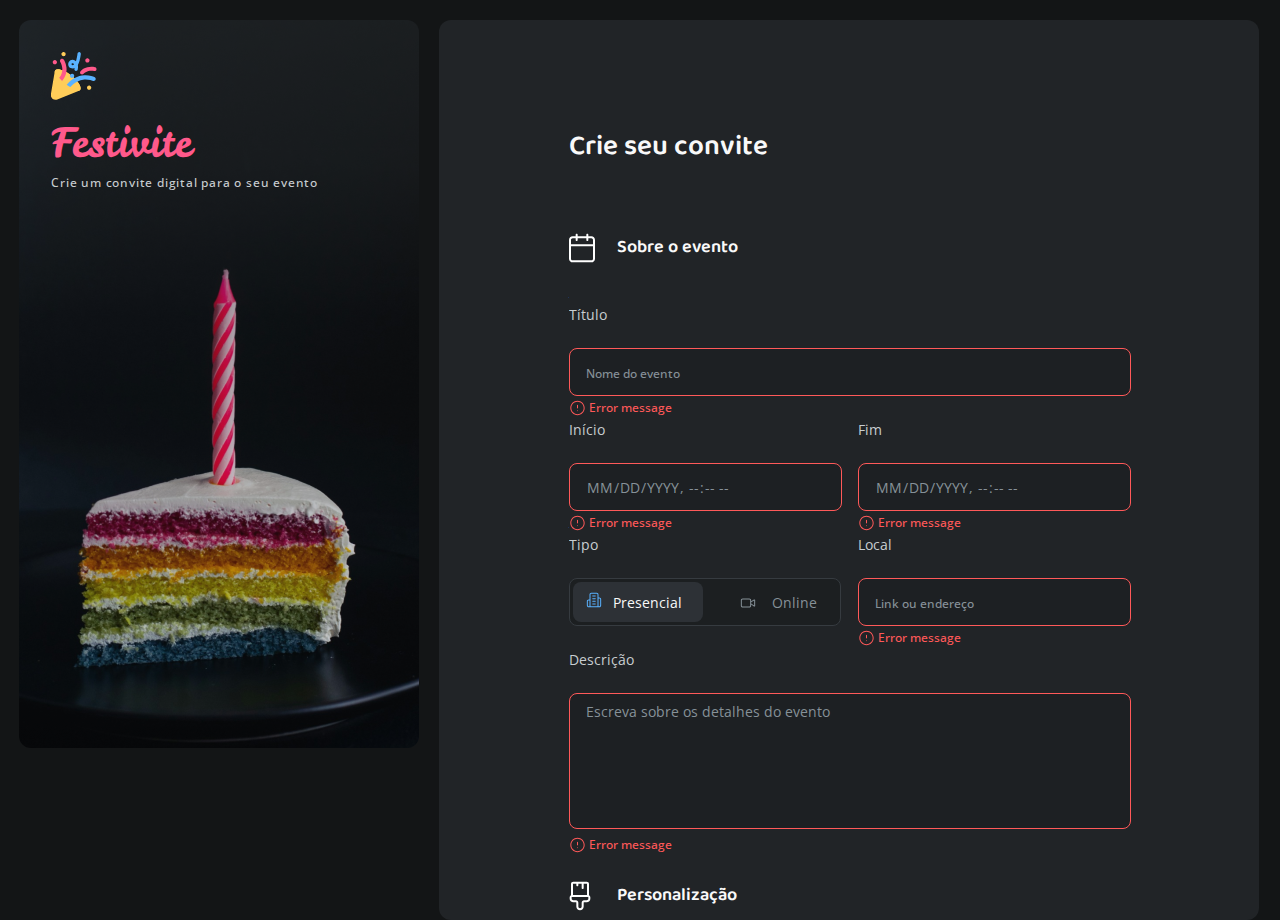
<file: index.html>
<!DOCTYPE html>
<html lang="en">
  <head>
    <link rel="preconnect" href="https://fonts.googleapis.com" />
    <link rel="preconnect" href="https://fonts.gstatic.com" crossorigin />

    <meta charset="UTF-8" />
    <meta name="viewport" content="width=device-width, initial-scale=1.0" />
    <link
      href="https://fonts.googleapis.com/css2?family=Baloo+2:wght@400..800&family=Leckerli+One&family=Open+Sans:ital,wght@0,300..800;1,300..800&display=swap"
      rel="stylesheet"
    />
    <link rel="stylesheet" href="./style/index.css" />
    <title>Project-03 Formulário de convite</title>
  </head>
  <body>
    <div id="app">
      <aside>
        <div class="aside-container">
          <div class="title">
            <div class="logo-image"></div>

            <h1>Festivite</h1>
            <p>Crie um convite digital para o seu evento</p>
          </div>
        </div>
      </aside>

      <main>
        <div class="main-container">
          <h2>Crie seu convite</h2>

          <form method="post" enctype="multipart/form-data">
            <fieldset class="section-event">
              <div class="heading">
                <div class="icon-heading">
                  <span>
                    <img
                      src="./assets/icon/Calendar.svg"
                      alt="Icone de calendário"
                    />
                  </span>
                  <span class="aboult">Sobre o evento</span>
                </div>
              </div>

              <div class="labels">
                <label for="title">Título</label>
              </div>

              <div class="input-title-wrapper" data-error="Error message">
                <input
                  class="input-title"
                  type="text"
                  id="title"
                  name="title"
                  placeholder="Nome do evento"
                  required
                />
              </div>
            </fieldset>

            <fieldset class="section-invite">
              <div class="invite-wrapper">
                <div class="labels">
                  <label for="start">Início</label>
                  <label for="end">Fim</label>
                </div>

                <div class="date-invite">
                  <div class="start" data-error="Error message">
                    <input type="datetime-local" id="start" required />
                  </div>

                  <div class="end" data-error="Error message">
                    <input type="datetime-local" id="end" required />
                  </div>
                </div>
              </div>
            </fieldset>

            <fieldset class="section-location">
              <div class="labels">
                <label class="lb-type" for="test-3">Tipo</label>
                <label class="lb-local" for="location">Local</label>
              </div>
              <div class="info-location">
                <div class="segmented-control">
                  <div class="box">
                    <input
                      type="radio"
                      id="test-3"
                      name="radio"
                      class="input-1 hover"
                      checked
                    />

                    <input
                      type="radio"
                      id="test-4"
                      name="radio"
                      class="input-2 hover"
                    />
                  </div>
                </div>

                <div class="text-input">
                  <div class="text" data-error="Error message">
                    <input
                      class="input-local"
                      type="text"
                      id="location"
                      name="location"
                      placeholder="Link ou endereço"
                      required
                    />
                  </div>
                </div>
              </div>
            </fieldset>

            <fieldset class="section-descriptiom">
              <div class="labels">
                <label for="description">Descrição</label>
              </div>
              <div class="droparea" data-error="Error message">
                <textarea
                  name="description"
                  id="description"
                  rows="10"
                  cols="57"
                  placeholder="Escreva sobre os detalhes do evento"
                  required
                ></textarea>
              </div>
            </fieldset>

            <fieldset class="section-person">
              <div class="heading">
                <div class="icon-heading">
                  <span>
                    <img
                      src="./assets/icon/Paintbrush-vertical.svg"
                      alt="Icone de calendário"
                    />
                  </span>
                  <span class="aboult">Personalização</span>
                </div>
              </div>
              <div class="labels">
                <label>Cor principal</label>
              </div>
              <div class="item-circles">
                <input class="check-color" type="radio" name="circle" />
                <input class="check-color" type="radio" name="circle" />
                <input class="check-color" type="radio" name="circle" />
                <input class="check-color" type="radio" name="circle" />
                <input class="check-color" type="radio" name="circle" />
                <input class="check-color" type="radio" name="circle" />
                <input class="check-color" type="radio" name="circle" />
                <input class="check-color" type="radio" name="circle" />
                <input class="check-color" type="radio" name="circle" />
                <input class="check-color" type="radio" name="circle" />
                <input class="check-color" type="radio" name="circle" />
              </div>
              <div class="labels">
                <label>Tema do evento</label>
              </div>
              <div class="event-theme">
                <div class="card">
                  <input class="input-card" type="radio" name="card" />
                  <span></span>
                  <p>Aniversário</p>
                </div>
                <div class="card">
                  <input class="input-card" type="radio" name="card" />
                  <span></span>
                  <p>Infantil</p>
                </div>
                <div class="card">
                  <input class="input-card" type="radio" name="card" />
                  <span></span>
                  <p>Formatura</p>
                </div>
                <div class="card">
                  <input class="input-card" type="radio" name="card" />
                  <span></span>
                  <p>Casamento</p>
                </div>
                <div class="card">
                  <input class="input-card" type="radio" name="card" />
                  <span></span>
                  <p>Chá de Bebê</p>
                </div>
                <div class="card">
                  <input class="input-card" type="radio" name="card" />
                  <span></span>
                  <p>Chá de panela</p>
                </div>
                <div class="card">
                  <input class="input-card" type="radio" name="card" />
                  <span></span>
                  <p>Carnaval</p>
                </div>
                <div class="card">
                  <input class="input-card" type="radio" name="card" />
                  <span></span>
                  <p>Páscoa</p>
                </div>
                <div class="card">
                  <input class="input-card" type="radio" name="card" />
                  <span></span>
                  <p>São João</p>
                </div>
                <div class="card">
                  <input class="input-card" type="radio" name="card" />
                  <span></span>
                  <p>Halloween</p>
                </div>
                <div class="card">
                  <input class="input-card" type="radio" name="card" />
                  <span></span>
                  <p>Natal</p>
                </div>
                <div class="card">
                  <input class="input-card" type="radio" name="card" />
                  <span></span>
                  <p>Outors</p>
                </div>
              </div>
              <div class="update-video">
                <div class="style">
                  <label for="style">Estilo</label>
                  <div class="toogle-wrapper">
                    <input
                      type="checkbox"
                      name="toogle"
                      id="style"
                      class="toogle"
                    />
                    <span class="totality"></span>
                  </div>
                </div>

                <div class="upadete">
                  <label for="photo">Foto de capa</label>
                  <div
                    class="input-wrapper-button"
                    data-error="Error message"
                  ></div>
                  <span class="icon-upload"></span>
                  <span class="text-upload"></span>
                  <input
                    class="photo"
                    type="file"
                    name="file"
                    id="photo"
                    required
                  />
                </div>
              </div>
            </fieldset>

            <fieldset class="contact-data">
              <div class="contact">
                <div class="heading">
                  <div class="icon-heading">
                    <span>
                      <img
                        src="./assets/icon/Contact.svg"
                        alt="Icone de calendário"
                      />
                    </span>
                    <span class="aboult">Dados para contato</span>
                  </div>
                </div>
                <div class="input-name-wrapper">
                  <div class="labels">
                    <label for="name">Nome</label>
                  </div>
                  <div class="contact-name-wrapper" data-error="Error message">
                    <input
                      type="text"
                      id="name"
                      placeholder="Nome completo"
                      class="input-name"
                      required
                    />
                  </div>
                </div>

                <div class="labels">
                  <label for="email">E-mail</label>
                  <label for="phone">Telefone</label>
                </div>

                <div class="contact-data-wrapper">
                  <div class="email" data-error="Error message">
                    <input
                      type="email"
                      id="email"
                      placeholder="exemplo@email.com"
                      class="input-email"
                      required
                    />
                  </div>

                  <div class="phone" data-error="Error message">
                    <input
                      type="tel"
                      id="phone"
                      placeholder="(99) 99999-9999"
                      class="input-fone"
                      required
                    />
                  </div>
                </div>
                <div class="bottom-border"></div>
              </div>
            </fieldset>

            <fieldset class="footer">
              <div class="terms-and-policies">
                <div class="check-point">
                  <input type="checkbox" name="terms" id="terms" checked />
                  <label for="terms"
                    >Li e concordo com os <strong>Termos e Condições</strong> e
                    com a <strong>Política de Privacidade</strong></label
                  >
                </div>

                <div class="check-point">
                  <input
                    type="checkbox"
                    name="accepter-email"
                    id="accepter-email"
                  />
                  <label for="accepter-email"
                    >Aceito receber atualizações e promoções por e-mail</label
                  >
                </div>

                <div class="check-point">
                  <input
                    type="checkbox"
                    name="accepted-updates"
                    id="accepted-updates"
                  />
                  <label for="accepted-updates"
                    >Aceito receber atualizações e promoções por SMS</label
                  >
                </div>
                <div class="btn-wrapper">
                  <button type="submit" class="btn-submit">
                    <img src="./assets/icon/Ticket.svg" alt="" />
                    Gerar convite
                  </button>
                </div>
              </div>
            </fieldset>
          </form>
          <br />
          <br />
          <br />
          <br />
          <br />
          <br />
        </div>
      </main>
    </div>
  </body>
</html>
</file>
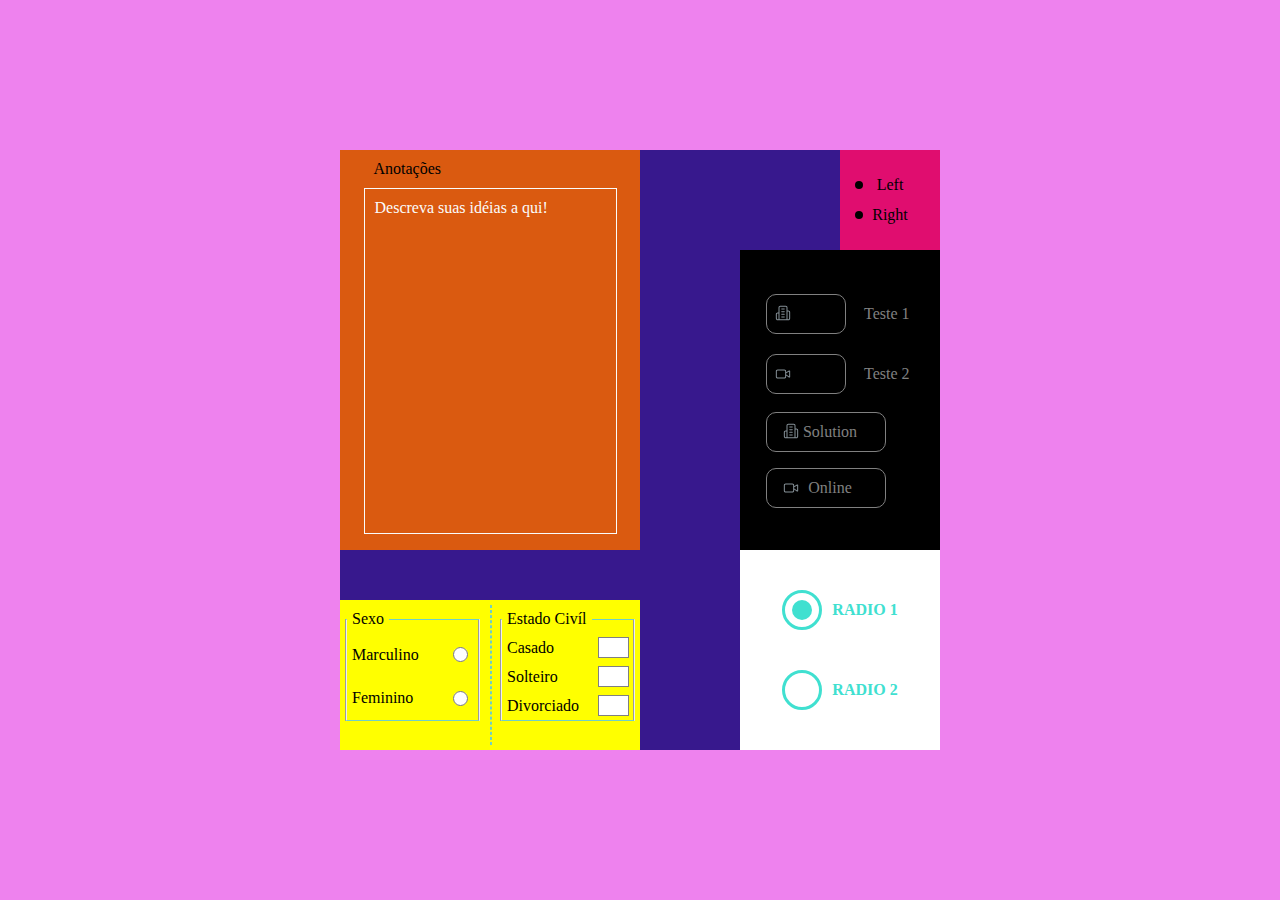
<file: index-2.html>
<!DOCTYPE html>
<html lang="en">
  <head>
    <meta charset="UTF-8" />
    <meta name="viewport" content="width=device-width, initial-scale=1.0" />
    <link rel="stylesheet" href="style.css" />
    <title>Teste</title>
  </head>
  <body>
    <div class="main-container">
      <div class="div-wrapper">
        <div class="div">
          <div class="radio">
            <input class="rd" type="radio" id="rd-1" name="radio" checked />
            <label for="rd-1"> Radio 1</label>
          </div>

          <div class="radio">
            <input class="rd" type="radio" name="radio" id="rd-2" />
            <label for="rd-2"> Radio 2</label>
          </div>
        </div>

        <div class="div">
          <form>
            <fieldset>
              <div class="radio-wrapper">
                <div class="wrapper-input top-25">
                  <span></span>
                  <label for="left">Left</label>
                  <input type="radio" id="left" name="radio" />
                </div>
              </div>

              <div class="radio-wrapper">
                <div class="wrapper-input bottom-25">
                  <span></span>
                  <label for="right">Right</label>
                  <input type="radio" id="right" name="radio" />
                </div>
              </div>
            </fieldset>
          </form>
        </div>

        <div class="div">
          <span></span>
          <form action="#">
            <fieldset class="field-wrapper">
              <legend for="sex">Sexo</legend>
              <div class="input-wrapper">
                <label for="masc">Marculino</label>
                <input type="radio" name="sex" id="masc" />
              </div>

              <div class="input-wrapper">
                <label for="feminino">Feminino</label>
                <input type="radio" name="sex" id="fem" />
              </div>
            </fieldset>

            <fieldset class="field-wrapper">
              <legend>Estado Civíl</legend>
              <div class="input-wrapper">
                <label for="casado">Casado</label>
                <input type="checkbox" name="casado" id="casado" />
              </div>

              <div class="input-wrapper">
                <label for="solteiro">Solteiro</label>
                <input type="checkbox" name="solteiro" id="solteiro" />
              </div>

              <div class="input-wrapper">
                <label for="divorciado">Divorciado</label>
                <input type="checkbox" name="divorciado" id="divorciado" />
              </div>
            </fieldset>
          </form>
        </div>

        <div class="div">
          <form>
            <fieldset>
              <label for="note">Anotações</label>
              <textarea
                name=""
                id="note"
                cols="24"
                rows="18"
                placeholder="Descreva suas idéias a qui!"
              ></textarea>
            </fieldset>
          </form>
        </div>

        <div class="div">
          <label for="test-1">
            <input
              type="checkbox"
              data="Presencial"
              id="test-1"
              class="btn-1"
            />
            Teste 1
          </label>

          <label for="test-2">
            <input type="checkbox" id="test-2" class="btn-2" />
            Teste 2
          </label>

          <label for="test-3" class="label-test"
            ><span class="span-1"></span>Solution
            <input type="radio" id="test-3" name="radio" class="input-1" />
          </label>

          <label for="test-4" class="label-test"
            ><span class="span-2"></span>Online
            <input type="radio" id="test-4" name="radio" class="input-2" />
          </label>
        </div>
      </div>
    </div>
  </body>
</html>
</file>
<file: style/index.css>
@import url(./global.css);
@import url(layout.css);
</file>
<file: style.css>
* {
  margin: 0;
  padding: 0;
  box-sizing: border-box;
}

body {
  background-color: slateblue;
  overflow: hidden;
}

.main-container {
  display: flex;
  justify-content: center;
  align-items: center;

  margin: auto;

  width: 80rem;
  height: 100vh;

  background-color: violet;
}

.div-wrapper {
  position: absolute;

  display: grid;
  justify-content: center;

  width: 600px;
  height: 600px;
  background-color: rgb(55, 24, 141);
}
.div {
  width: 100px;
  height: 100px;
  border: none;
}

.div:nth-child(1) {
  position: absolute;
  bottom: 0;
  right: 0;
  width: 200px;
  height: 200px;
  display: flex;
  flex-direction: column;
  align-items: center;
  justify-content: center;

  gap: 40px;

  background-color: white;

  & .radio {
    display: flex;
    align-items: center;
    gap: 10px;
    cursor: pointer;

    & .rd {
      position: relative;
      appearance: none;

      display: flex;
      justify-content: center;
      align-items: center;

      width: 40px;
      height: 40px;

      cursor: pointer;

      border-radius: 50%;

      outline: none;
      border: 3px solid turquoise;

      &::before {
        content: "";
        position: absolute;

        width: 20px;
        height: 20px;

        border-radius: 50%;
        background-color: turquoise;

        opacity: 0;

        transition: all 600ms ease-in-out;
      }

      &:checked::before {
        opacity: 1;
      }

      &:focus {
        box-shadow: 0 0 5px turquoise;
      }
    }

    & label {
      cursor: pointer;
      color: turquoise;
      text-transform: uppercase;
      font-weight: 700;
    }
  }
}

.div:nth-child(2) {
  position: absolute;
  right: 0px;

  background-color: rgb(224, 13, 111);

  .top-25 {
    top: 25px;
  }

  .bottom-25 {
    bottom: 25px;
  }

  fieldset {
    border: none;
  }

  & .radio-wrapper {
    position: absolute;
    display: flex;
    width: 100%;

    inset: 0;

    & input,
    input[type="radio"],
    fieldset {
      all: unset;
    }

    & input,
    input[type="radio"] {
      width: 30px;
      height: 15px;
      border-radius: 8px;
    }

    & input[type="radio"]:checked {
      border: 2px solid rgb(53, 50, 50);
    }

    & .wrapper-input {
      position: absolute;

      display: flex;
      align-items: center;
      justify-content: space-around;

      width: 100%;
      height: 20px;
      border-radius: 8px;
      z-index: 2;

      & label {
        position: absolute;
      }

      & input[type="radio"] {
        width: 100%;
      }

      & span::after {
        content: "";
        position: absolute;
        left: 15px;
        top: 50;
        transform: translateY(-50%);

        width: 8px;
        height: 8px;
        border-radius: 50%;
        background-color: black;
      }
    }
    & .wrapper-input:hover {
      background-color: white;
    }
  }
}

.div:nth-child(3) {
  position: absolute;
  bottom: 0;
  left: 0;

  width: 300px;
  height: 150px;
  background-color: yellow;

  span::after {
    content: "";
    position: absolute;
    top: 5px;
    left: 50%;

    height: 138px;

    border: 1px dashed rgb(112, 207, 199);
  }

  & form {
    position: relative;

    display: grid;
    grid-template-columns: repeat(2, 1fr);
    gap: 10px;
    width: 100%;

    & .field-wrapper {
      display: grid;
      grid-template-columns: repeat(auto, 1fr);
      border-top: 1px solid rgb(112, 207, 199);
      border-bottom: 1px solid rgb(112, 207, 199);

      margin: 5px;

      & legend {
        padding: 5px;
      }

      & .input-wrapper {
        display: grid;
        grid-template-columns: 1fr 1fr;
        align-items: center;

        & input[type="checkbox"] {
          margin-left: auto;
        }

        & input[type="radio"] {
          margin-left: auto;
        }
      }
      label {
        padding-left: 5px;
      }

      input[type="checkbox"] {
        all: unset;
      }

      input[type="checkbox"] {
        display: grid;
        width: 25px;
        height: 15px;
        margin: 5px;
        border: 2px solid transparent;
        outline: 1px solid gray;
        background-color: white;
      }

      input[type="radio"] {
        display: grid;
        width: 25px;
        height: 15px;
        margin: 5px;
      }

      input[type="checkbox"]:focus {
        outline: 1px solid blue;
        border: 2px solid white;
        background-color: blue;
      }
    }
  }
}

.div:nth-child(4) {
  position: absolute;
  top: 0;
  left: 0;

  display: flex;
  justify-content: center;
  background-color: rgb(218, 90, 16);

  width: 300px;
  height: 400px;

  form,
  fieldset,
  textarea,
  input {
    all: unset;
  }

  form {
    position: relative;
    border: none;
    outline: none;
    box-shadow: 0, 0, 0;

    & fieldset {
      display: grid;
      justify-content: center;
      border: none;

      & label {
        padding: 10px;
      }
      & textarea:focus,
      input:focus {
        box-shadow: 0, 0, 0;
        border: none;
        outline: none;
      }

      & textarea {
        padding: 10px;
        border: 1px solid rgb(250, 252, 252);
        color: rgb(28, 32, 32);

        &::placeholder {
          color: rgb(250, 252, 252);
        }
      }
    }
  }
}

.div:nth-child(5) {
  position: absolute;
  right: 0;
  top: 100px;
  display: flex;
  flex-direction: column;
  justify-content: center;
  width: 200px;
  height: 300px;

  background-color: black;

  label {
    display: flex;
    align-items: center;
    gap: 0.5rem;

    color: gray;
    margin-left: 1rem;

    cursor: pointer;
    user-select: none;
    overflow: hidden;

    & input {
      position: relative;
      appearance: none;

      display: flex;
      align-items: center;

      width: 80px;
      height: 40px;

      margin: 10px;
      border: 1px solid gray;
      border-radius: 10px;
      outline: none;

      cursor: pointer;
    }

    .btn-1::before {
      content: url(./assets/icon/Building-2.svg);
      position: absolute;

      left: 0.5rem;
    }
    .btn-1:checked::before {
      content: url(./assets/icon/Building-2-hover.svg);
    }

    .btn-2::before {
      content: url(./assets/icon/Video.svg);
      position: absolute;

      left: 0.5rem;
    }

    .btn-2:checked::before {
      content: url(./assets/icon/Video-hover.svg);
    }
  }

    .label-test {
    position: relative;
    display: flex;
    justify-content: center;
    width: 140px;
    height: 40px;
    border: none;
    margin: .5rem 1rem;

    & .input-1, .input-2 {
      position: absolute;
      width: 120px;
      background-color: transparent;
    }

    & .span-1 ~ .input-1::before {
      content: url(./assets/icon/Building-2.svg);
      position: absolute;

      left: 0;
      padding-left: 1rem;
    }

    & .input-1:checked::before {
      content: url(./assets/icon/Building-2-hover.svg);
      position: absolute;

      left: 0;
      padding-left: 1rem;      
    }

    & .span-2 ~ .input-2::before {
      content: url(./assets/icon/Video.svg);
      position: absolute;

      left: 0;
      padding-left: 1rem;      
    }    

    &  .span-2 ~ .input-2:checked::before {
      content: url(./assets/icon/Video-hover.svg);
      position: absolute;
      left: 0;
      padding-left: 1rem;      
    }
  }
}
</file>
